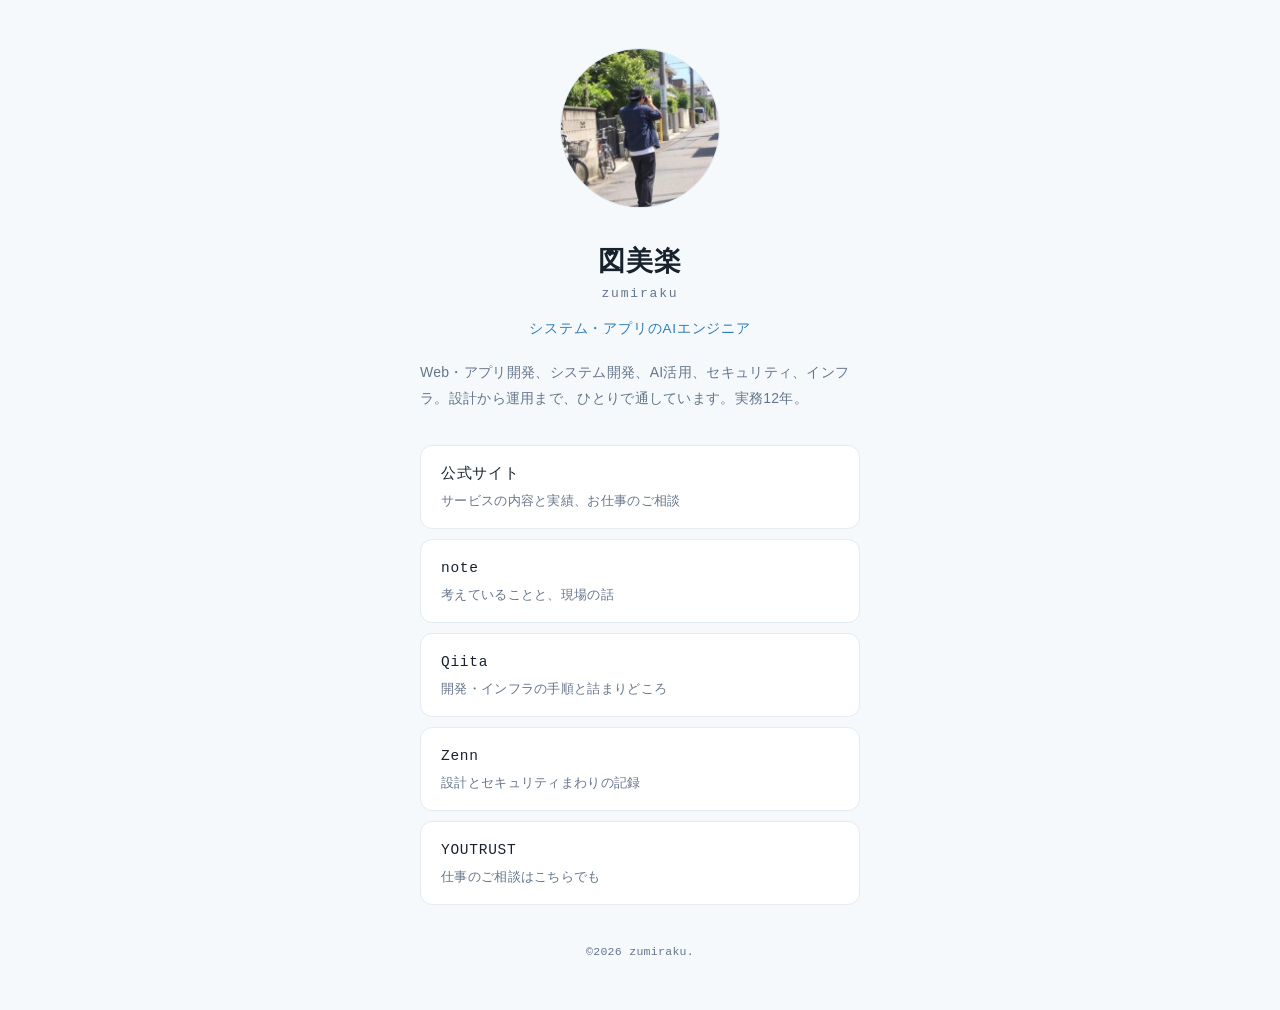
<file: index.html>
<!doctype html>
<html lang="ja">
<head>
<meta charset="utf-8">
<meta name="viewport" content="width=device-width, initial-scale=1">
<title>図美楽（zumiraku）</title>
<meta name="description" content="図美楽（ずみらく）。システム・アプリのAIエンジニア。Web・アプリ開発、システム開発、AI活用、セキュリティ、インフラを設計から運用まで。">
<link rel="canonical" href="https://zumiraku.github.io/">
<meta property="og:type" content="website">
<meta property="og:url" content="https://zumiraku.github.io/">
<meta property="og:title" content="図美楽（zumiraku）">
<meta property="og:description" content="システム・アプリのAIエンジニア。作る・守る・動かすを、ひとりで通しています。">
<meta property="og:image" content="https://zumiraku.github.io/assets/ogp.png">
<meta property="og:locale" content="ja_JP">
<meta name="twitter:card" content="summary_large_image">
<meta name="theme-color" content="#0f1419">
<link rel="icon" href="assets/favicon.svg" type="image/svg+xml">
<link rel="stylesheet" href="assets/style.css">
<script type="application/ld+json">
{"@context":"https://schema.org","@type":"Person","name":"図美楽","alternateName":"zumiraku","url":"https://zumiraku.github.io/","image":"https://zumiraku.github.io/assets/avatar.webp","jobTitle":"AIエンジニア","sameAs":["https://zumiraku.com/","https://note.com/zumiraku","https://qiita.com/zumiraku","https://zenn.dev/zumiraku","https://youtrust.jp/users/zumiraku","https://github.com/zumiraku"]}
</script>
</head>
<body>

<main class="card">

  <img class="avatar" src="assets/avatar.webp" width="160" height="160" alt="図美楽のプロフィール画像" fetchpriority="high">

  <h1 class="name">図美楽<span class="name__en">zumiraku</span></h1>

  <p class="role">システム・アプリのAIエンジニア</p>

  <p class="bio">Web・アプリ開発、システム開発、AI活用、セキュリティ、インフラ。設計から運用まで、ひとりで通しています。実務12年。</p>

  <nav class="links" aria-label="リンク">
    <a href="https://zumiraku.com/" target="_blank" rel="noopener">
      <span class="links__n">公式サイト</span><span class="links__t">サービスの内容と実績、お仕事のご相談</span>
    </a>
    <a href="https://note.com/zumiraku" target="_blank" rel="noopener">
      <span class="links__n">note</span><span class="links__t">考えていることと、現場の話</span>
    </a>
    <a href="https://qiita.com/zumiraku" target="_blank" rel="noopener">
      <span class="links__n">Qiita</span><span class="links__t">開発・インフラの手順と詰まりどころ</span>
    </a>
    <a href="https://zenn.dev/zumiraku" target="_blank" rel="noopener">
      <span class="links__n">Zenn</span><span class="links__t">設計とセキュリティまわりの記録</span>
    </a>
    <a href="https://youtrust.jp/users/zumiraku" target="_blank" rel="noopener">
      <span class="links__n">YOUTRUST</span><span class="links__t">仕事のご相談はこちらでも</span>
    </a>
  </nav>

  <p class="foot">&copy;2026 zumiraku.</p>

</main>

</body>
</html>
</file>
<file: assets/style.css>
:root {
  --bg: #0f1419;
  --panel: #161d25;
  --line: #242f3b;
  --txt: #e3e9f0;
  --dim: #8b9bad;
  --accent: #64afdd;
}

@media (prefers-color-scheme: light) {
  :root {
    --bg: #f6f9fc;
    --panel: #ffffff;
    --line: #e2eaf2;
    --txt: #18222d;
    --dim: #65758a;
    --accent: #2b7cbb;
  }
}

* { box-sizing: border-box; }

body {
  margin: 0;
  min-height: 100svh;
  display: grid;
  place-items: center;
  padding: 48px 20px;
  background: var(--bg);
  color: var(--txt);
  font-family: -apple-system, BlinkMacSystemFont, "Hiragino Sans", "Noto Sans JP", "Yu Gothic UI", sans-serif;
  font-size: 15px;
  line-height: 1.85;
  letter-spacing: .02em;
  -webkit-font-smoothing: antialiased;
}

.card { width: 100%; max-width: 440px; text-align: center; }

.avatar {
  width: 160px;
  height: 160px;
  border-radius: 50%;
  border: 1px solid var(--line);
  object-fit: cover;
}

.name {
  margin: 26px 0 0;
  font-size: 27px;
  font-weight: 700;
  line-height: 1.4;
  letter-spacing: .04em;
}

.name__en {
  display: block;
  margin-top: 4px;
  color: var(--dim);
  font-family: ui-monospace, SFMono-Regular, Menlo, Consolas, monospace;
  font-size: 13px;
  font-weight: 400;
  letter-spacing: .14em;
}

.role { margin: 14px 0 0; color: var(--accent); font-size: 13.5px; letter-spacing: .06em; }

.bio { margin: 18px 0 0; color: var(--dim); font-size: 14px; text-align: left; }

.links { display: grid; gap: 10px; margin-top: 34px; }

.links a {
  display: grid;
  gap: 2px;
  padding: 15px 20px;
  border: 1px solid var(--line);
  border-radius: 12px;
  background: var(--panel);
  color: inherit;
  text-align: left;
  text-decoration: none;
  transition: border-color .2s ease-out, transform .2s ease-out;
}

.links a:hover { border-color: var(--accent); transform: translateY(-2px); }

.links a:focus-visible { outline: 2px solid var(--accent); outline-offset: 3px; }

.links__n { font-family: ui-monospace, SFMono-Regular, Menlo, Consolas, monospace; font-size: 14.5px; letter-spacing: .05em; }

.links__t { color: var(--dim); font-size: 12.5px; }

.foot {
  margin: 36px 0 0;
  color: var(--dim);
  font-family: ui-monospace, SFMono-Regular, Menlo, Consolas, monospace;
  font-size: 11.5px;
}

@media (prefers-reduced-motion: reduce) {
  * { transition-duration: .001ms !important; }
}
</file>
